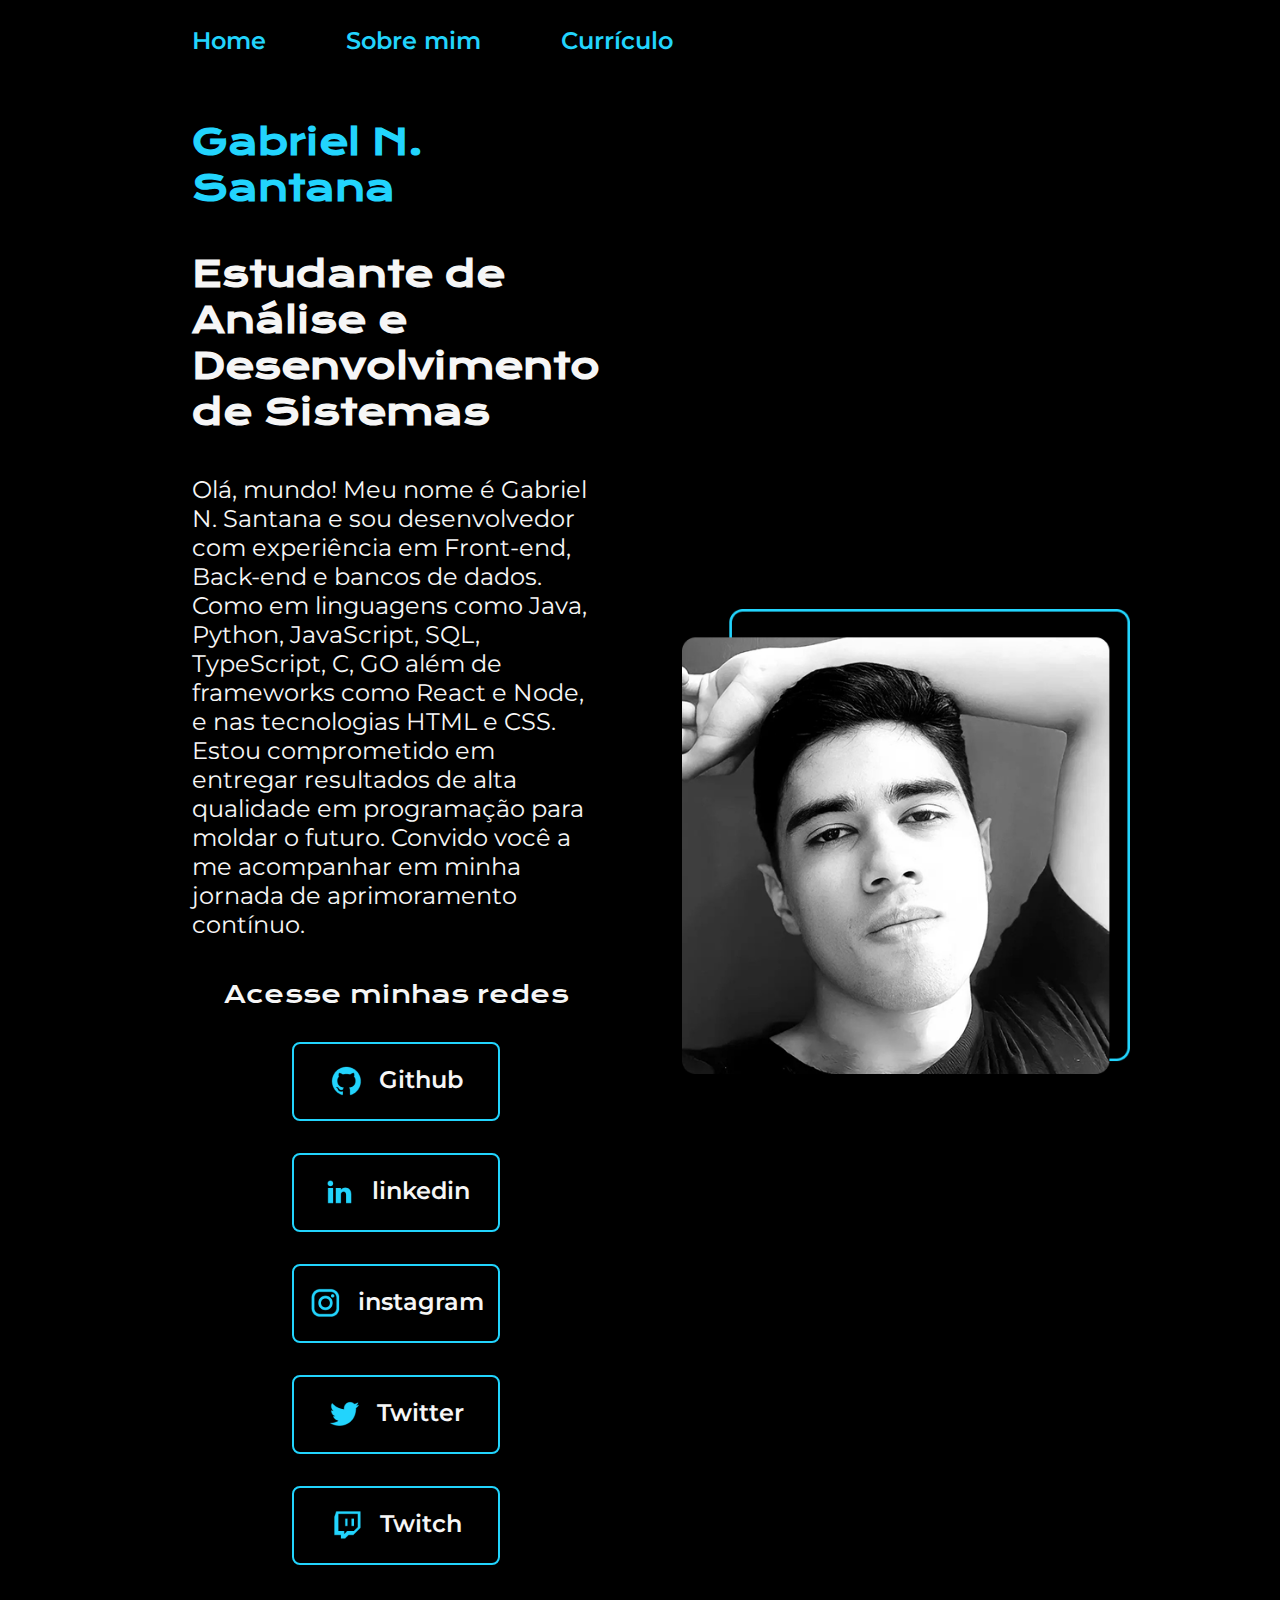
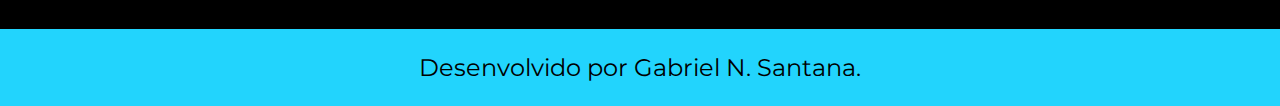
<file: index.html>
<!DOCTYPE html>
<html lang="pt-br">

<head>
    <meta charset="UTF-8">
    <meta http-equiv="X-UA-Compatible" content="IE=edge">
    <meta name="viewport" content="width=device-width, initial-scale=1.0">
    <title>Portifolio</title>
    <link rel="stylesheet" href="./styles/style.css">
    <script async src="https://pagead2.googlesyndication.com/pagead/js/adsbygoogle.js?client=ca-pub-4969757372400606"
     crossorigin="anonymous"></script>
</head>

<body>
    <header class="cabecalho">
        <nav class="cabecalho__menu">
            <a class="cabecalho__menu__link" href="index.html">Home</a>
            <a class="cabecalho__menu__link" href="about.html">Sobre mim</a>
            <a class="cabecalho__menu__link" href="curriculo.html">Currículo</a>
        </nav>
    </header>
    <main class="apresentacao">
        <section class="apresentacao__conteudo">
            <h1 class="apresentacao__conteudo__titulo"><strong 
            class="titulo-destaque">Gabriel N. Santana</strong></h1> <h1 class="apresentacao__conteudo__titulo">Estudante de Análise e Desenvolvimento de Sistemas</h1>
            <p class="apresentacao__conteudo__texto">
                      Olá, mundo! Meu nome é Gabriel N. Santana e sou desenvolvedor com experiência
                       em Front-end, Back-end e bancos de dados. Como em linguagens
                        como Java, Python, JavaScript, SQL, TypeScript, C, GO além de frameworks como React e Node,
                         e nas tecnologias HTML e CSS. Estou comprometido em entregar resultados de alta qualidade em programação para moldar o futuro. Convido você a me acompanhar em
                           minha jornada de aprimoramento contínuo.
            </p>
            <div class="apresentacao__links">
                <h2 class="apresentacao__links__subtitulo">Acesse minhas redes</h2>
                <a class="apresentacao__links__link" href="https://github.com/gabrielnsantana">
                    <img src="./assets/github.png">
                    Github
                </a>
                <a class="apresentacao__links__link" href="https://www.linkedin.com/in/gabriel-n-santana/">
                    <img src="./assets/linkedin.png">
                    linkedin
                </a>
                 <a class="apresentacao__links__link" href="https://www.instagram.com/gabrieln.santana/">
                    <img src="./assets/instagram.png">
                    instagram
                </a>
                <a class="apresentacao__links__link" href="https://www.twitter.com/GabrielGNS10/">
                    <img src="./assets/twitter.png">
                    Twitter
                </a>
                <a class="apresentacao__links__link" href="https://www.twitch.tv/gabrielgns21">
                    <img src="./assets/twitch.png">
                    Twitch
                </a>
            </div>
        </section>
        <img class="apresentacao__imagem" src="./assets/perfil-gabriel1.png" alt="Foto de Gabriel">
    </main>
    <footer class="rodape">
        <p>Desenvolvido por Gabriel N. Santana.</p>
    </footer>
</body>

</html>
</file>
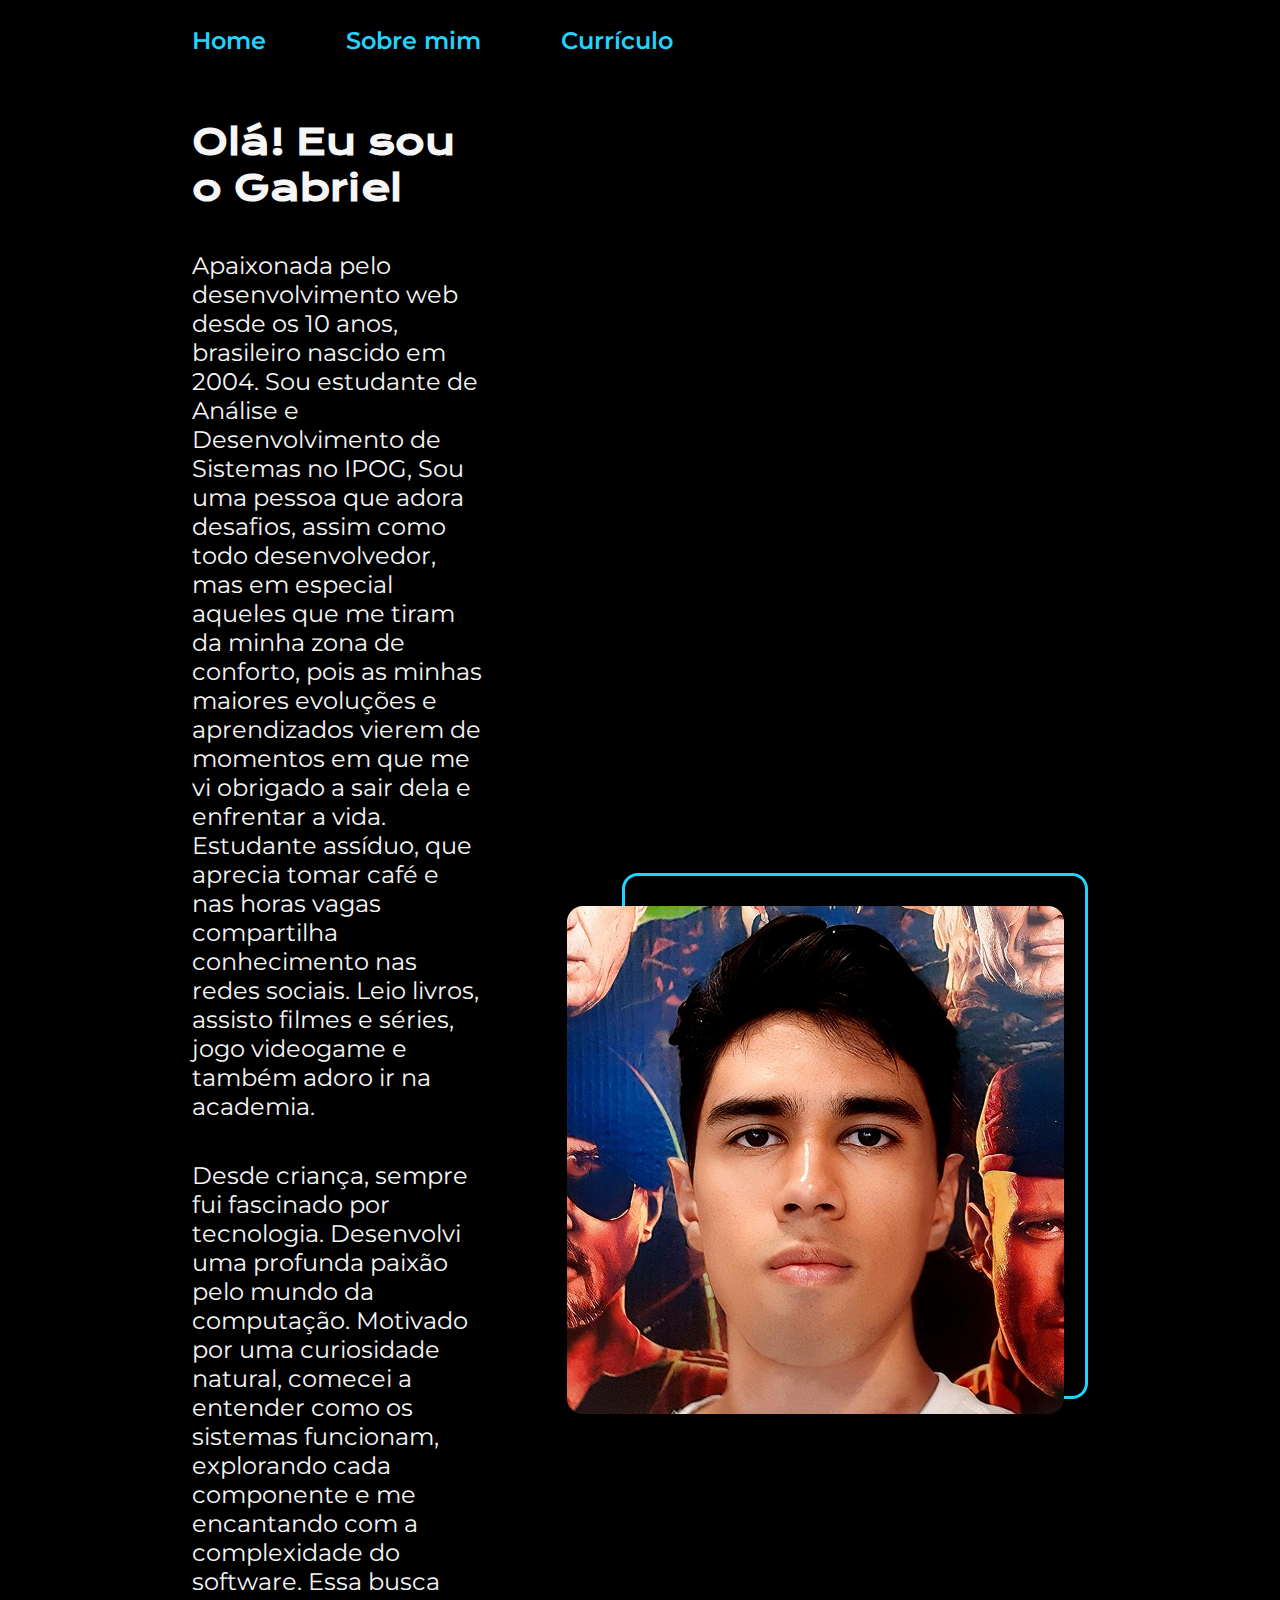
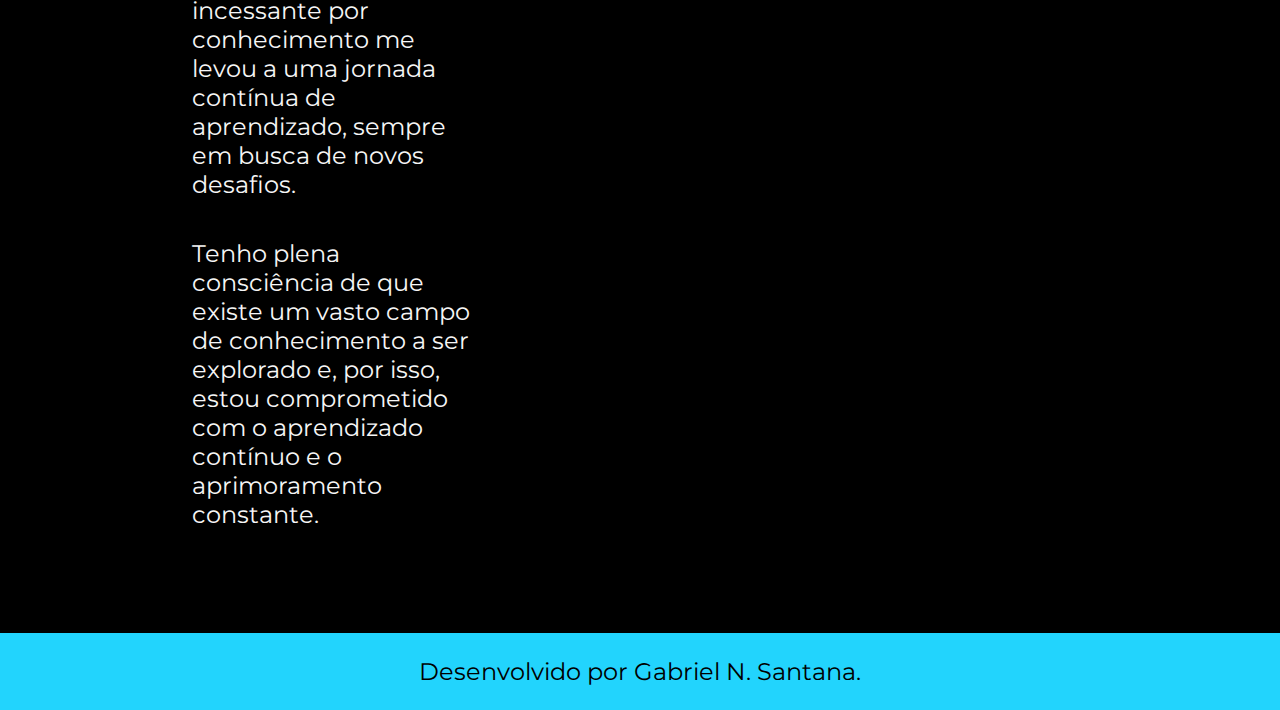
<file: about.html>
<!DOCTYPE html>
<html lang="pt-br">
<head>
    <meta charset="UTF-8">
    <meta http-equiv="X-UA-Compatible" content="IE=edge">
    <meta name="viewport" content="width=device-width, initial-scale=1.0">
    <title>Sobre mim</title>
    <link rel="stylesheet" href="./styles/style.css">
</head>
<body>
    <header class="cabecalho">
        <nav class="cabecalho__menu">
            <a class="cabecalho__menu__link" href="index.html">Home</a>
            <a class="cabecalho__menu__link" href="about.html">Sobre mim</a>
            <a class="cabecalho__menu__link" href="curriculo.html">Currículo</a>
        </nav>
    </header>
    <main class="apresentacao">
        <section class="apresentacao__conteudo">
            <h1 class="apresentacao__conteudo__titulo">Olá! Eu sou o Gabriel</h1>
                <p class="apresentacao__conteudo__texto">Apaixonada pelo desenvolvimento web desde os 10 anos,
                    brasileiro nascido em 2004. Sou estudante de Análise e Desenvolvimento de Sistemas no IPOG, Sou uma pessoa que adora desafios, assim como todo desenvolvedor, mas em especial aqueles que me tiram da minha zona de conforto, 
                    pois as minhas maiores evoluções e aprendizados vierem de momentos em que me vi obrigado a sair dela e enfrentar a vida. Estudante assíduo, que aprecia tomar
                    café e nas horas vagas compartilha conhecimento nas redes sociais. Leio livros, assisto filmes e séries, jogo videogame e também adoro ir na academia.</p>

                 <p class="apresentacao__conteudo__texto">Desde criança, sempre fui fascinado por tecnologia. Desenvolvi uma profunda paixão pelo mundo da computação. Motivado
                  por uma curiosidade natural, comecei a entender como os sistemas funcionam, explorando cada componente e me encantando com
                   a complexidade do software. Essa busca incessante por conhecimento me levou a uma jornada contínua de aprendizado, sempre em busca de novos desafios.</p>

                 <p class="apresentacao__conteudo__texto">Tenho plena consciência de que existe um vasto campo de conhecimento a ser explorado e, por isso, estou comprometido com o aprendizado contínuo e o
                    aprimoramento constante.</p>
                </p>
        </section>
        <img src="./assets/perfil-gabriel2.png" alt="Foto de Gabriel">
    </main>
    <footer class="rodape">
        <p>Desenvolvido por Gabriel N. Santana.</p>
    </footer>
</body>
</html>
</file>
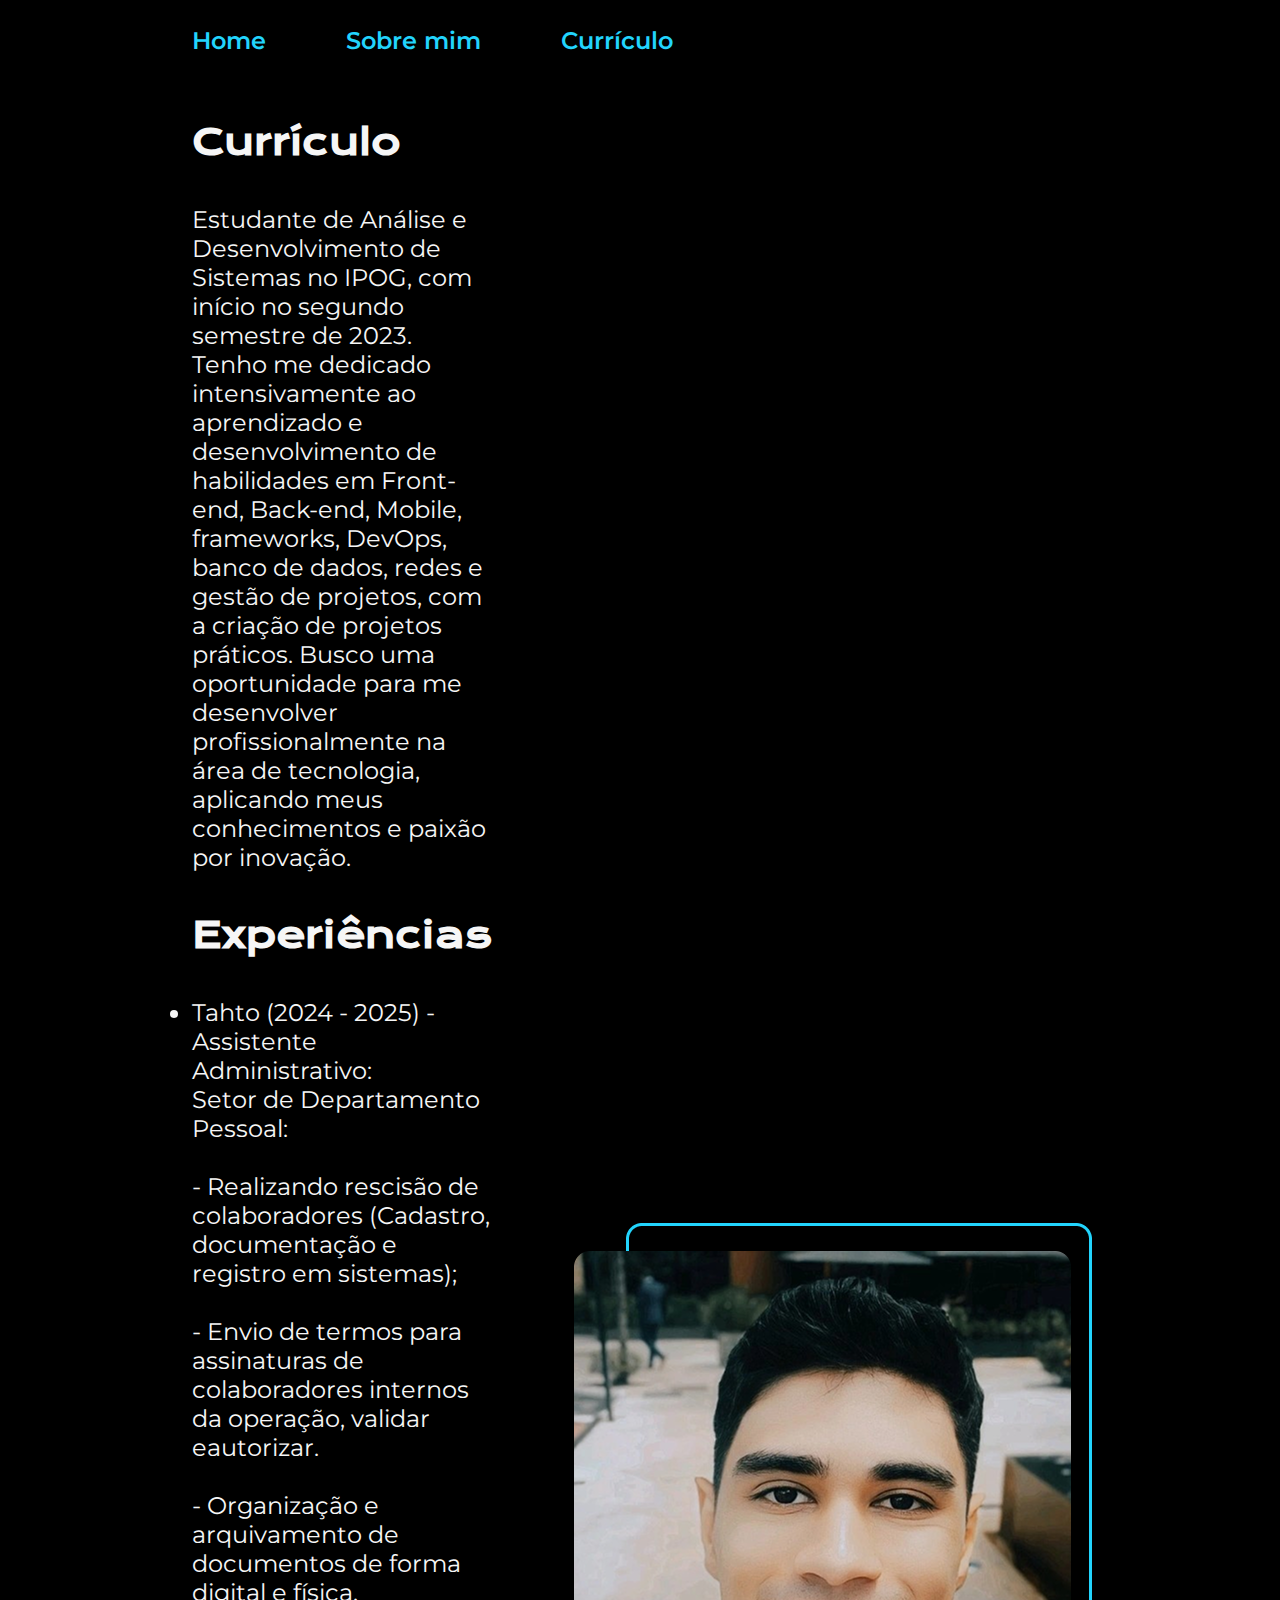
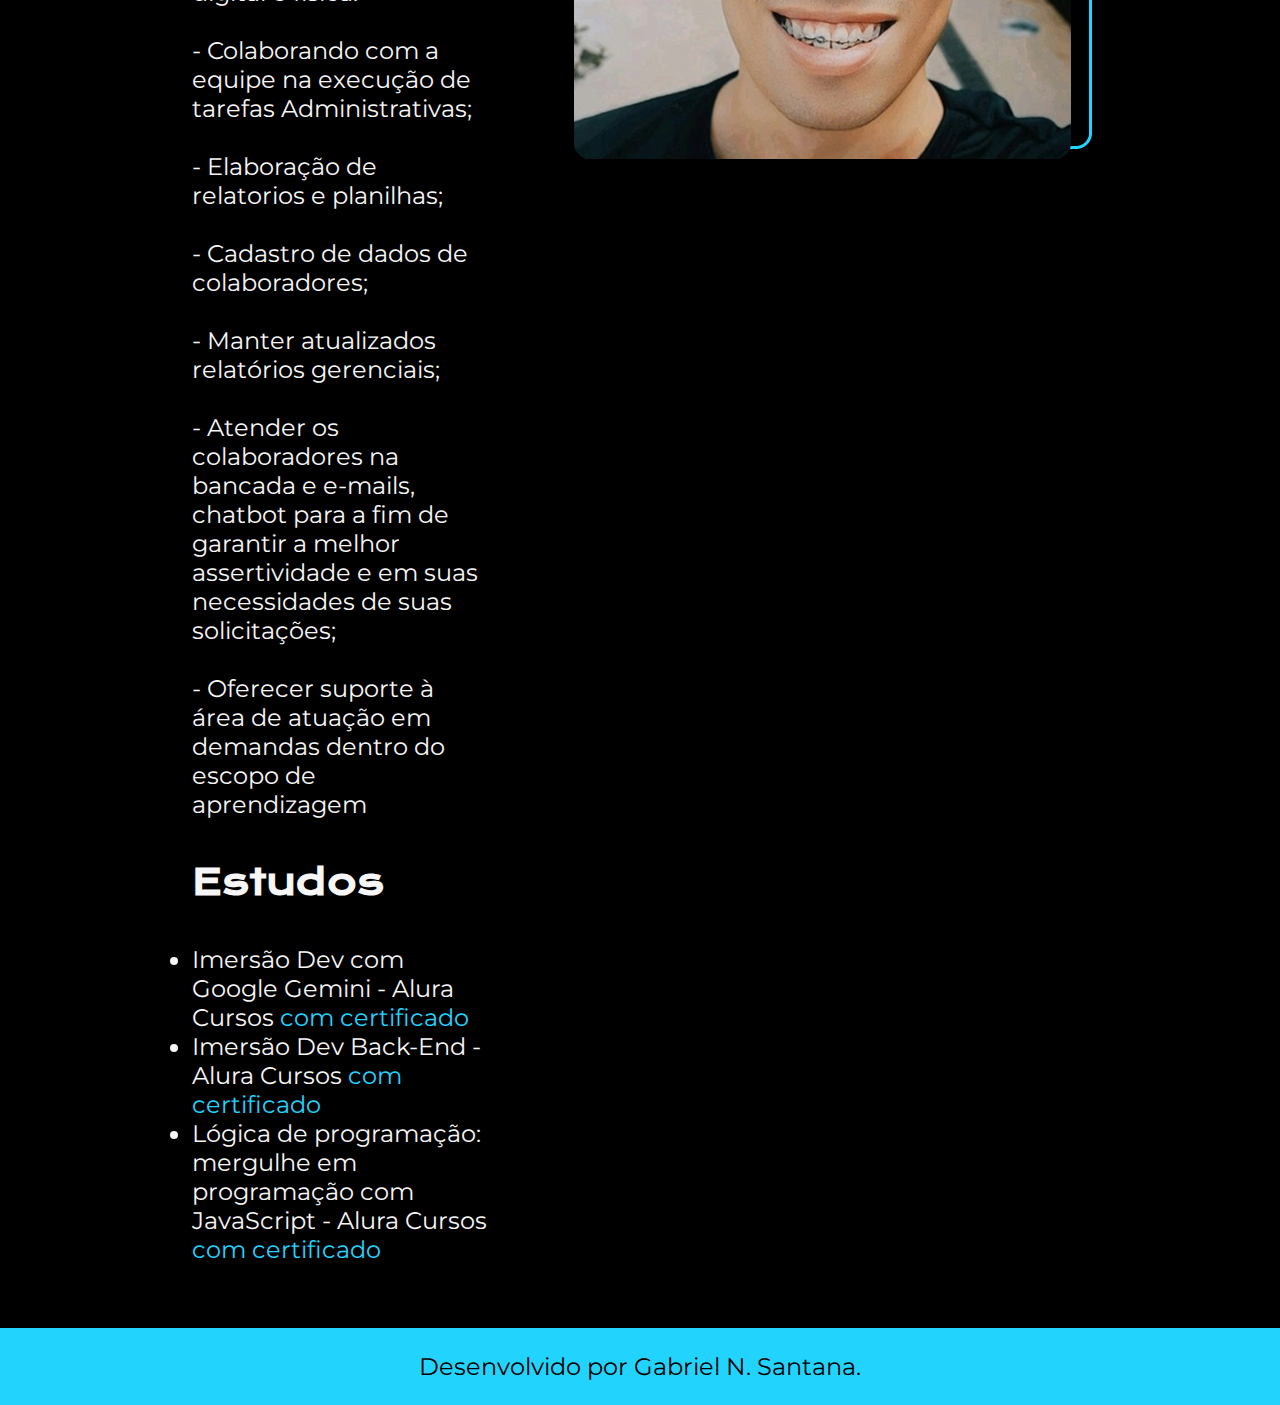
<file: curriculo.html>
<!DOCTYPE html>
<html lang="pt-br">

<head>
    <meta charset="UTF-8">
    <meta http-equiv="X-UA-Compatible" content="IE=edge">
    <meta name="viewport" content="width=device-width, initial-scale=1.0">
    <title>Portifolio</title>
    <link rel="stylesheet" href="./styles/style.css">
</head>

<body>
    <header class="cabecalho">
        <nav class="cabecalho__menu">
            <a class="cabecalho__menu__link" href="index.html">Home</a>
            <a class="cabecalho__menu__link" href="about.html">Sobre mim</a>
            <a class="cabecalho__menu__link" href="curriculo.html">Currículo</a>
        </nav>
    </header>
    <main class="apresentacao">
        <section class="apresentacao__conteudo">
            <h1 class="apresentacao__conteudo__titulo">Currículo</h1>
            <p class="apresentacao__conteudo__texto">
                Estudante de Análise e Desenvolvimento de Sistemas no IPOG, com início no segundo semestre de 2023. 
                Tenho me dedicado intensivamente ao aprendizado e desenvolvimento de habilidades em Front-end, Back-end, Mobile, 
                frameworks, DevOps, banco de dados, redes e gestão de projetos, com a criação de projetos práticos. Busco uma oportunidade 
                para me desenvolver profissionalmente na área de tecnologia, aplicando meus conhecimentos e paixão por inovação.
            </p>
            <h2 class="apresentacao__conteudo__titulo">Experiências</h2>
            <ul class="apresentacao__conteudo__texto">
                <li> Tahto (2024 - 2025) - Assistente Administrativo: 
                    <br>Setor de Departamento Pessoal:</br>

<p class="apresentacao__conteudo__texto"> </p><br> - Realizando rescisão de colaboradores (Cadastro, documentação e registro em sistemas); </br> </p>

<br> - Envio de termos para assinaturas de colaboradores internos da operação, validar eautorizar. </br>

<br> - Organização e arquivamento de documentos de forma digital e física. </br>

<br> - Colaborando com a equipe na execução de tarefas Administrativas; </br>

<br> - Elaboração de relatorios e planilhas; </br>

<br> - Cadastro de dados de colaboradores; </br>

<br> - Manter atualizados relatórios gerenciais; </br>

<br> - Atender os colaboradores na bancada e e-mails, chatbot para a fim de garantir a melhor assertividade e em suas necessidades de suas solicitações;</br>

<br> - Oferecer suporte à área de atuação em demandas dentro do escopo de aprendizagem</br> </li>
            </ul>
            <h2 class="apresentacao__conteudo__titulo">Estudos</h2>
            <div class="apresentacao__conteudo__texto">
            <ul class="apresentacao__conteudo__texto">
                <li>Imersão Dev com Google Gemini - Alura Cursos <a href="https://cursos.alura.com.br/immersion/certificate/8955a225-d1b1-416d-8e64-1c64bd531b17?lang">com certificado</a> </li>
                <li>Imersão Dev Back-End - Alura Cursos <a href="https://cursos.alura.com.br/immersion/certificate/56ac72fd-7970-4e19-bbe3-43b77e2bf8a9?lang">com certificado</a></li>
                <li>Lógica de programação: mergulhe em programação com JavaScript - Alura Cursos <a href="https://cursos.alura.com.br/certificate/629b8329-04db-416e-8169-339f63566731?lang">com certificado</a></li>
            </ul>
            </div>    
        </section>
        <img src="./assets/perfil-gabriel.png" alt="Foto de Gabriel">
    </main> 
    <footer class="rodape">
        <p>Desenvolvido por Gabriel N. Santana.</p>
    </footer>
</body>
</file>
<file: styles/style.css>
@import url('https://fonts.googleapis.com/css2?family=Krona+One&family=Montserrat:wght@400;600&display=swap');

:root {
    --cor-primaria: #000000;
    --cor-secundaria: #F6F6F6;
    --cor-terciaria: #22D4FD;
    --cor-hover: #272727;

    --fonte-primaria: 'Krona One', sans-serif;
    --font-secundaria: 'Montserrat', sans-serif;
}

*{
    margin: 0;
    padding: 0;
}

body{
    /* height: 100vh; */
    box-sizing: border-box;
    background-color: var(--cor-primaria);
    color: var(--cor-secundaria);
}
.cabecalho{
    padding: 2% 0% 0% 15%;
}
.cabecalho__menu{
    display: flex;
    gap: 80px;
}
.cabecalho__menu__link{
    font-family: 'Montserrat', sans-serif;
    font-size: 24px;
    font-weight: 600;
    color: var(--cor-terciaria);
    text-decoration: none;
}
.apresentacao{
    padding: 5% 15%;
    display: flex;
    align-items: center;
    justify-content: space-between;
    gap: 82px;
}
.apresentacao__conteudo{
    width: 50%;
    display: flex;
    flex-direction: column;
    gap: 40px;
}

.apresentacao__conteudo__titulo{
    font-size: 36px;
    font-family: 'Krona One', sans-serif;
}
.titulo-destaque{
    color: var(--cor-terciaria);
}
.apresentacao__conteudo__texto{
    font-size: 24px;
    font-family: 'Montserrat', sans-serif;
}

.apresentacao__links{
    display: flex;
    flex-direction: column;
    justify-content: space-between;
    align-items: center;
    gap: 32px;
}
.apresentacao__links__subtitulo{
    font-family: 'Krona One', sans-serif;
    font-weight: 400;
    font-size: 24px;
}
.apresentacao__links__link{
    /* background-color: #22D4FD; */
      display: flex;
    justify-content: center;
    gap: 16px;
    border: 2px solid var(--cor-terciaria);
    width: 50%;
    text-align: center;
    border-radius: 8px;
    font-size: 1.5rem;
    font-weight: 600;
    padding: 21.5px 0;
    text-decoration: none;
    color: var(--cor-secundaria);
    font-family: var(--font-secundaria);
}
.apresentacao__links__link:hover{
    background-color: var(--cor-primaria);
}

.apresentacao__imagem {
    width: 50%;
    display: flex;
    flex-direction: column;
    gap: 40px;
}
.rodape{
    color: var(--cor-primaria);
    background-color: var(--cor-terciaria);
    padding: 24px;
    text-align: center;
    font-family: 'Montserrat', sans-serif;
    font-size: 24px;
    font-weight: 400;
}
.apresentacao__conteudo__texto a{
    text-decoration: none;
    color: var(--cor-terciaria);
}

@media (max-width: 1200px) {
  .cabecalho {
    padding: 10%;
  }

  .cabecalho__menu {
    justify-content: center;
  }

  .apresentacao {
    flex-direction: column-reverse;
    padding: 5%;
   }

   .apresentacao__conteudo {
        width: auto;
    }
}
</file>
